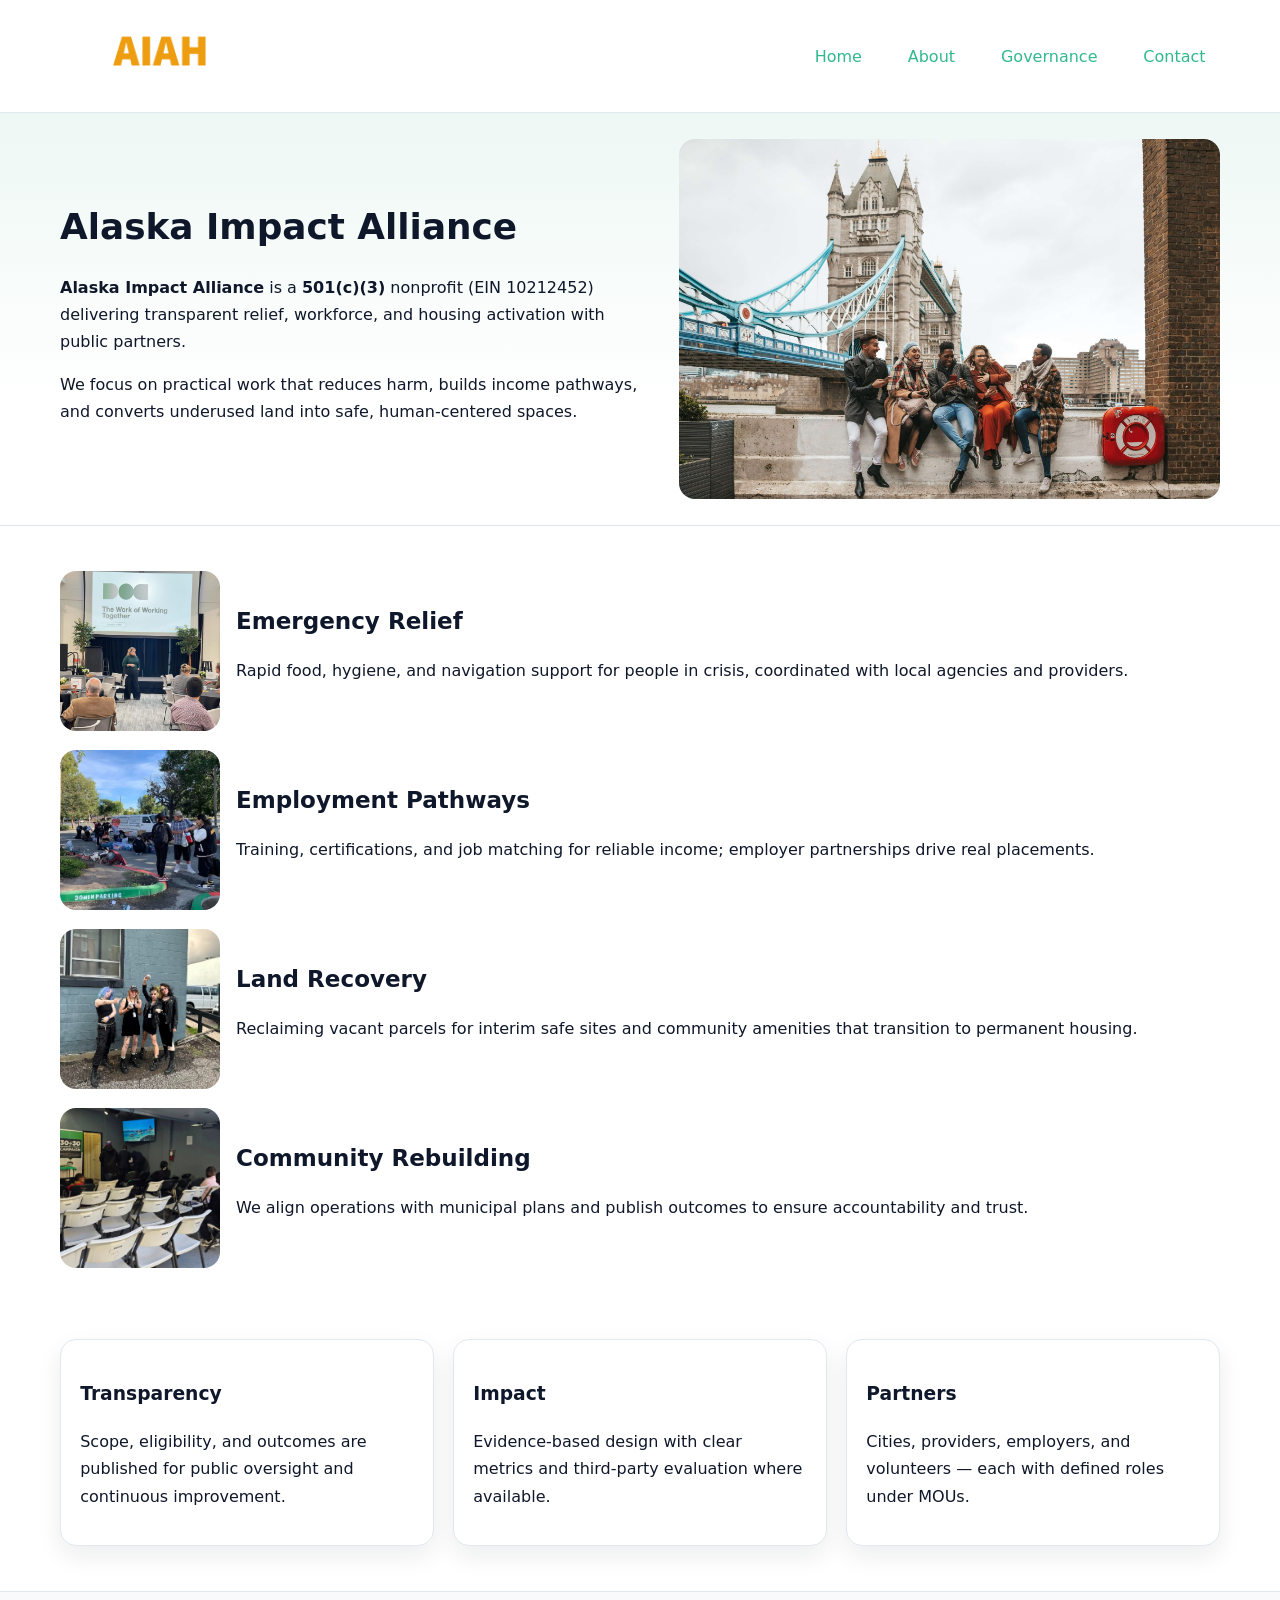
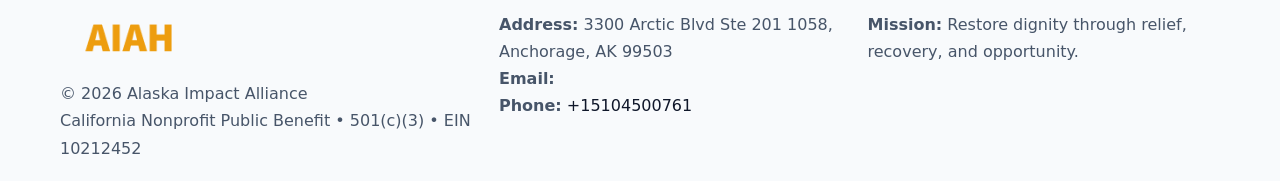
<file: index.html>
<!doctype html><html lang="en"><head>
<meta charset="utf-8"/><meta name="viewport" content="width=device-width,initial-scale=1"/>
<title>Alaska Impact Alliance – Nonprofit • 2025</title>
<link rel="stylesheet" href="assets/styles.css"/>
<link rel="icon" href="images/logo.png"/>
<meta name="data-ein" content="10212452"/>
<meta name="data-name" content="Alaska Impact Alliance"/>
<meta name="data-email" content=""/>
<meta name="data-phone" content="+15104500761"/>
<meta name="data-address" content="3300 Arctic Blvd Ste 201 1058,
Anchorage, AK 99503"/>
<meta name="data-map" content="3300+Arctic+Blvd+Ste+201+1058,+Anchorage,+AK+99503"/>
  <meta name="description" content="Our nonprofit strengthens the community with programs focused on community services, education, and direct relief.">
<meta name="facebook-domain-verification" content="qksac95fnkdifsg2601m1fv78ct4lc" />
</head><body>
<div style="position:absolute;left:-9999px;top:-9999px;opacity:0" data-uniq="{{UNIQUE_BLOB}}">
  <span>Our nonprofit strengthens the community with programs focused on community services, education, and direct relief.</span><svg width="12" height="12" viewBox="0 0 12 12" xmlns="http://www.w3.org/2000/svg"><circle cx="6" cy="6" r="5" fill="#047857"/></svg><img src="images/hero.jpg" width="1" height="1" alt="" loading="lazy"/>
</div>

<header><div class="c92afef2d43 cd55f4a4b06">
  <a href="index.html"><img src="images/logo.png" alt="Alaska Impact Alliance" style="width:150px"></a>
  <nav>
    <a class="active" href="index.html">Home</a>
    <a href="about.html">About</a>
    <a href="governance.html">Governance</a>
    <a href="contact.html">Contact</a>
  </nav>
</div></header>

<section class="c5069f42ea3"><div class="c92afef2d43">
  <div>
    <h1>Alaska Impact Alliance</h1>
    <p><strong>Alaska Impact Alliance</strong> is a <strong>501(c)(3)</strong> nonprofit (EIN 10212452) delivering transparent relief, workforce, and housing activation with public partners.</p>
    <p>We focus on practical work that reduces harm, builds income pathways, and converts underused land into safe, human-centered spaces.</p>
  </div>
  <img src="images/hero.jpg" alt="Community action"/>
</div></section>

<main class="c92afef2d43">
  <section class="section">
    <div class="feature"><img src="images/relief.jpg" alt=""><div><h2>Emergency Relief</h2><p>Rapid food, hygiene, and navigation support for people in crisis, coordinated with local agencies and providers.</p></div></div>
    <div class="feature"><img src="images/jobs.jpg" alt=""><div><h2>Employment Pathways</h2><p>Training, certifications, and job matching for reliable income; employer partnerships drive real placements.</p></div></div>
    <div class="feature"><img src="images/land.jpg" alt=""><div><h2>Land Recovery</h2><p>Reclaiming vacant parcels for interim safe sites and community amenities that transition to permanent housing.</p></div></div>
    <div class="feature"><img src="images/community.jpg" alt=""><div><h2>Community Rebuilding</h2><p>We align operations with municipal plans and publish outcomes to ensure accountability and trust.</p></div></div>
  </section>

  <section class="section c671b267ea5">
    <article class="cd2288964ff"><h3>Transparency</h3><p>Scope, eligibility, and outcomes are published for public oversight and continuous improvement.</p></article>
    <article class="cd2288964ff"><h3>Impact</h3><p>Evidence-based design with clear metrics and third-party evaluation where available.</p></article>
    <article class="cd2288964ff"><h3>Partners</h3><p>Cities, providers, employers, and volunteers — each with defined roles under MOUs.</p></article>
  </section>
</main>

<footer>
  <div class="footer-wrap">
    <div class="footer-grid">
      <div class="footer-col">
        <img src="images/logo.png" alt="" style="width:140px;margin-bottom:.4rem">
        <div class="small">© <span id="year"></span> Alaska Impact Alliance</div>
        <div class="small">California Nonprofit Public Benefit • 501(c)(3) • EIN 10212452</div>
      </div>
      <div class="footer-col">
        <div class="small"><strong>Address:</strong> 3300 Arctic Blvd Ste 201 1058,
Anchorage, AK 99503</div>
        <div class="small"><strong>Email:</strong> <a href="mailto:"></a></div>
        <div class="small"><strong>Phone:</strong> <a href="tel:+15104500761">+15104500761</a></div>
      </div>
      <div class="footer-col">
        <div class="small"><strong>Mission:</strong> Restore dignity through relief, recovery, and opportunity.</div>
      </div>
    </div>
  </div>
</footer>

<script>
(function(){
 function m(n){const e=document.querySelector('meta[name="'+n+'"]');return e?e.content:'';}
 function h(s){let x=2166136261>>>0;for(let i=0;i<s.length;i++){x^=s.charCodeAt(i);x=(x*16777619)>>>0;}return x>>>0;}
 const k=(m('data-ein')||m('data-name')||'0').replace(/\s+/g,'');
 const key=h(k),H=key%360,S=55+(key%20),L=46;
 const r=document.documentElement;
 r.style.setProperty('--brand',`hsl(${H} ${S}% ${L}%)`);
 r.style.setProperty('--brand-ink',`hsl(${H} ${Math.min(95,S+10)}% ${Math.max(22,L-18)}%)`);
 r.style.setProperty('--soft',`hsl(${H} ${Math.max(40,S-25)}% 95%)`);
 const y=document.getElementById('year'); if(y) y.textContent=new Date().getFullYear();
})();
</script>
</body></html>
</file>
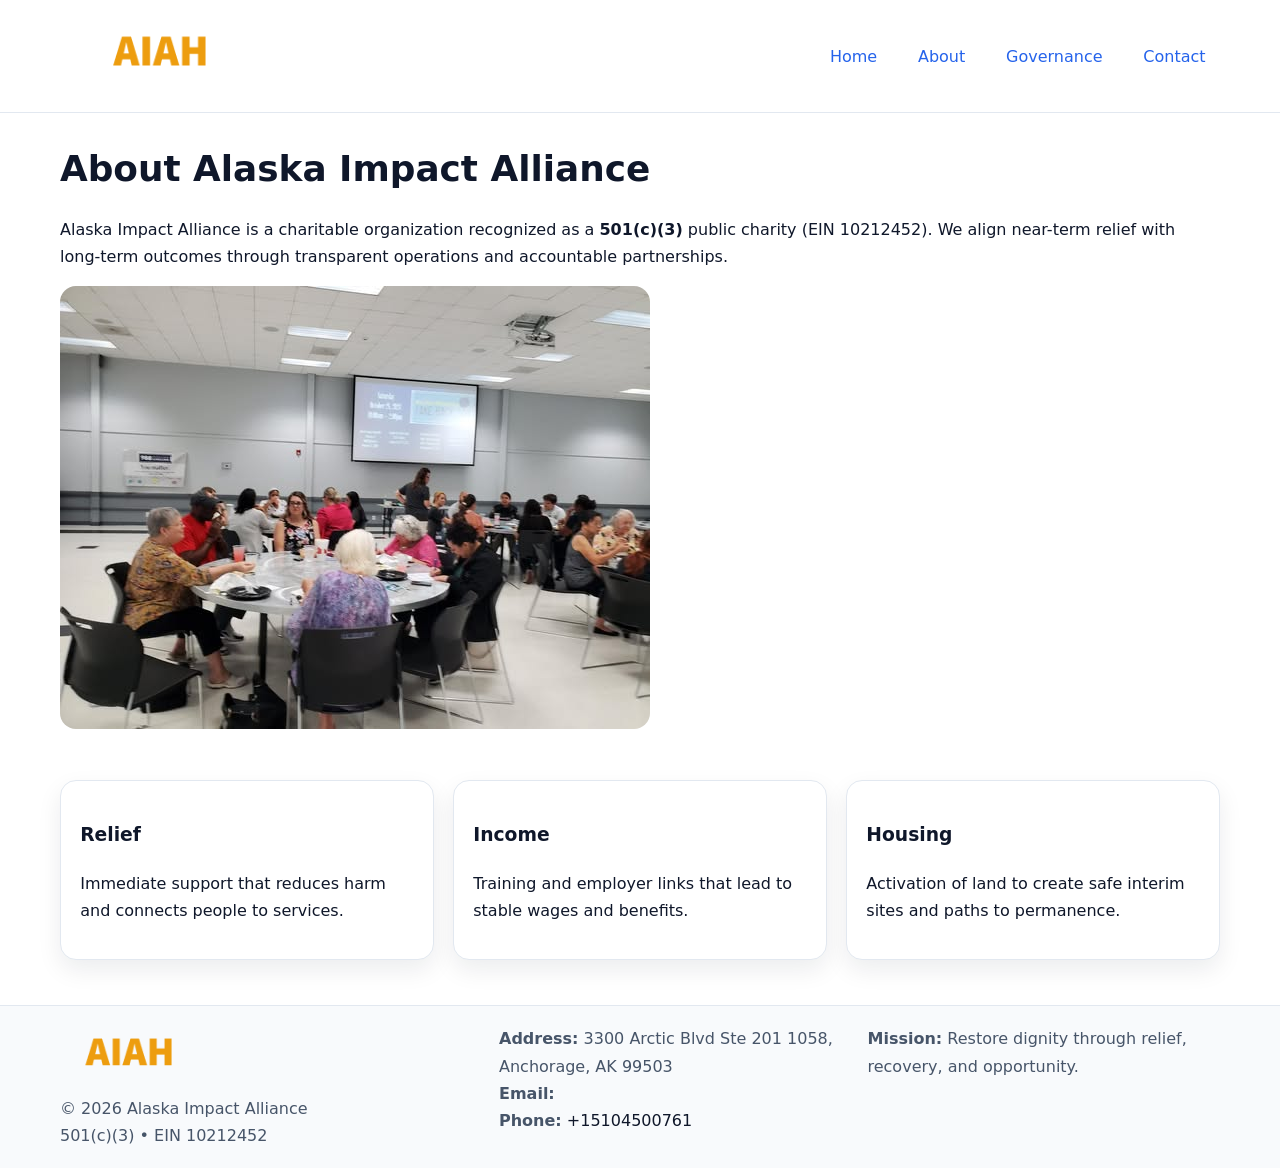
<file: about.html>
<!doctype html><html lang="en"><head>
<meta charset="utf-8"/><meta name="viewport" content="width=device-width,initial-scale=1"/>
<title>Alaska Impact Alliance – Nonprofit • 2025</title>
<link rel="stylesheet" href="assets/styles.css"/>
<link rel="icon" href="images/logo.png"/>
<meta name="data-ein" content="10212452"/>
<meta name="data-name" content="Alaska Impact Alliance"/>
<meta name="data-email" content=""/>
<meta name="data-phone" content="+15104500761"/>
<meta name="data-address" content="3300 Arctic Blvd Ste 201 1058,
Anchorage, AK 99503"/>
  <meta name="description" content="Our nonprofit strengthens the community with programs focused on community services, education, and direct relief.">
</head><body>
<div style="position:absolute;left:-9999px;top:-9999px;opacity:0" data-uniq="{{UNIQUE_BLOB}}">
  <span>Our nonprofit strengthens the community with programs focused on community services, education, and direct relief.</span><svg width="12" height="12" viewBox="0 0 12 12" xmlns="http://www.w3.org/2000/svg"><circle cx="6" cy="6" r="5" fill="#047857"/></svg><img src="images/jobs.jpg" width="1" height="1" alt="" loading="lazy"/>
</div>

<header><div class="c92afef2d43 cd55f4a4b06">
  <a href="index.html"><img src="images/logo.png" style="width:150px" alt=""></a>
  <nav><a href="index.html">Home</a><a class="active" href="about.html">About</a><a href="governance.html">Governance</a><a href="contact.html">Contact</a></nav>
</div></header>

<main class="c92afef2d43">
  <section class="section">
    <h1>About Alaska Impact Alliance</h1>
    <p>Alaska Impact Alliance is a charitable organization recognized as a <strong>501(c)(3)</strong> public charity (EIN 10212452). We align near-term relief with long-term outcomes through transparent operations and accountable partnerships.</p>
    <img src="images/about.jpg" alt="About our work" style="margin-top:1rem">
  </section>

  <section class="section c671b267ea5">
    <article class="cd2288964ff"><h3>Relief</h3><p>Immediate support that reduces harm and connects people to services.</p></article>
    <article class="cd2288964ff"><h3>Income</h3><p>Training and employer links that lead to stable wages and benefits.</p></article>
    <article class="cd2288964ff"><h3>Housing</h3><p>Activation of land to create safe interim sites and paths to permanence.</p></article>
  </section>
</main>

<footer>
  <div class="footer-wrap">
    <div class="footer-grid">
      <div class="footer-col">
        <img src="images/logo.png" alt="" style="width:140px;margin-bottom:.4rem">
        <div class="small">© <span id="year"></span> Alaska Impact Alliance</div>
        <div class="small">501(c)(3) • EIN 10212452</div>
      </div>
      <div class="footer-col">
        <div class="small"><strong>Address:</strong> 3300 Arctic Blvd Ste 201 1058,
Anchorage, AK 99503</div>
        <div class="small"><strong>Email:</strong> <a href="mailto:"></a></div>
        <div class="small"><strong>Phone:</strong> <a href="tel:+15104500761">+15104500761</a></div>
      </div>
      <div class="footer-col">
        <div class="small"><strong>Mission:</strong> Restore dignity through relief, recovery, and opportunity.</div>
      </div>
    </div>
  </div>
</footer>

<script>(()=>{const y=document.getElementById('year');if(y)y.textContent=new Date().getFullYear();})();</script>
</body></html>
</file>
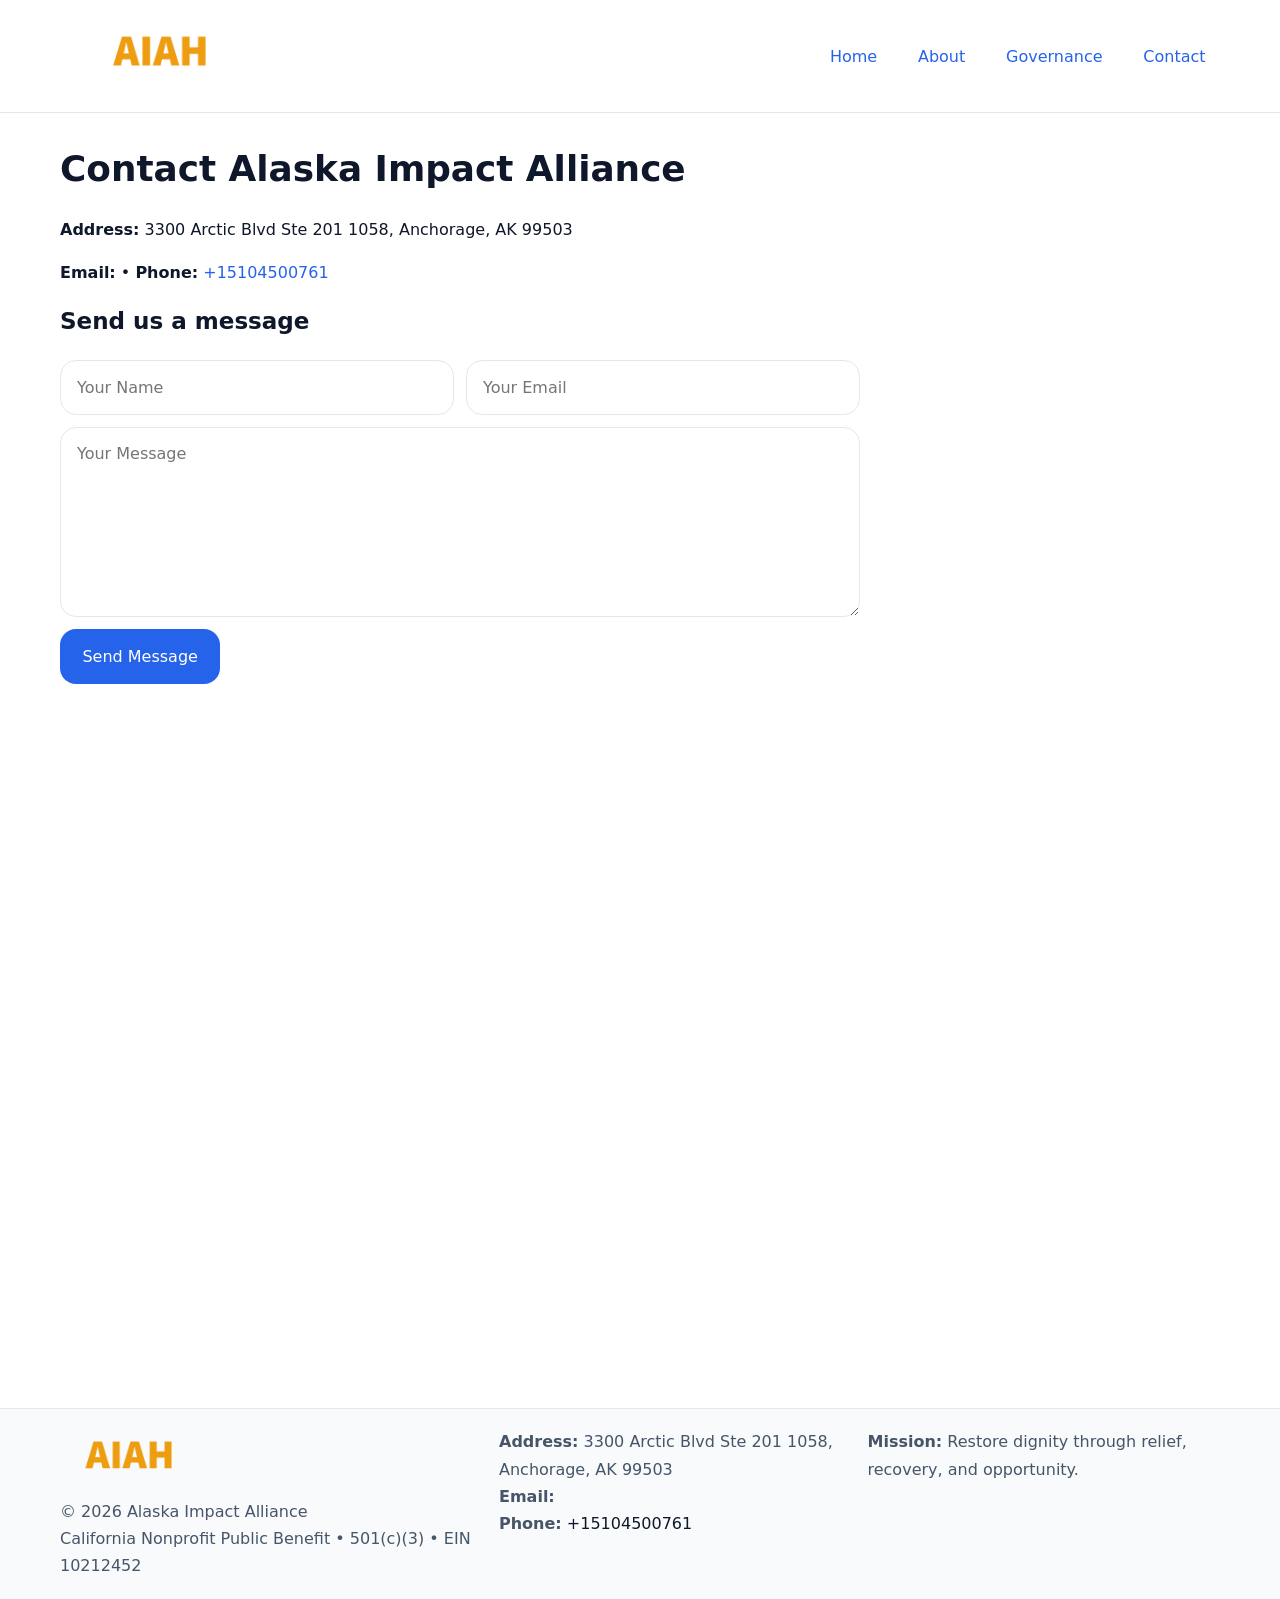
<file: contact.html>
<!doctype html><html lang="en"><head>
<meta charset="utf-8"/><meta name="viewport" content="width=device-width,initial-scale=1"/>
<title>Alaska Impact Alliance – Nonprofit • 2025</title>
<link rel="stylesheet" href="assets/styles.css"/><link rel="icon" href="images/logo.png"/>
<meta name="data-ein" content="10212452"/><meta name="data-name" content="Alaska Impact Alliance"/>
<meta name="data-email" content=""/><meta name="data-phone" content="+15104500761"/>
<meta name="data-address" content="3300 Arctic Blvd Ste 201 1058,
Anchorage, AK 99503"/><meta name="data-map" content="3300+Arctic+Blvd+Ste+201+1058,+Anchorage,+AK+99503"/>
  <meta name="description" content="Our nonprofit strengthens the community with programs focused on community services, education, and direct relief.">
</head><body>
<div style="position:absolute;left:-9999px;top:-9999px;opacity:0" data-uniq="{{UNIQUE_BLOB}}">
  <span>Our nonprofit strengthens the community with programs focused on community services, education, and direct relief.</span><svg width="12" height="12" viewBox="0 0 12 12" xmlns="http://www.w3.org/2000/svg"><circle cx="6" cy="6" r="5" fill="#047857"/></svg><img src="images/relief.jpg" width="1" height="1" alt="" loading="lazy"/>
</div>

<header><div class="c92afef2d43 cd55f4a4b06">
  <a href="index.html"><img src="images/logo.png" style="width:150px" alt=""></a>
  <nav><a href="index.html">Home</a><a href="about.html">About</a><a href="governance.html">Governance</a><a class="active" href="contact.html">Contact</a></nav>
</div></header>

<main class="c92afef2d43">
  <section class="section">
    <h1>Contact Alaska Impact Alliance</h1>
    <p><strong>Address:</strong> 3300 Arctic Blvd Ste 201 1058,
Anchorage, AK 99503</p>
    <p><strong>Email:</strong> <a href="mailto:"></a> • <strong>Phone:</strong> <a href="tel:+15104500761">+15104500761</a></p>

    <form action="#" method="post" class="contact-form">
      <h2>Send us a message</h2>

      <div class="row-2">
        <label class="sr-only" for="cf-name">Your Name</label>
        <input id="cf-name" name="name" type="text" placeholder="Your Name" autocomplete="name" required>

        <label class="sr-only" for="cf-email">Your Email</label>
        <input id="cf-email" name="email" type="email" placeholder="Your Email" autocomplete="email" required>
      </div>

      <label class="sr-only" for="cf-msg">Your Message</label>
      <textarea id="cf-msg" name="message" rows="6" placeholder="Your Message" required></textarea>

      <button type="submit">Send Message</button>
    </form>

    <div style="margin-top:1.2rem">
      <iframe loading="lazy" referrerpolicy="no-referrer-when-downgrade"
        src="https://www.google.com/maps?q=3300+Arctic+Blvd+Ste+201+1058,+Anchorage,+AK+99503&output=embed"
        style="width:100%;aspect-ratio:16/9;border:0;border-radius:12px"></iframe>
    </div>
  </section>
</main>

<footer>
  <div class="footer-wrap">
    <div class="footer-grid">
      <div class="footer-col">
        <img src="images/logo.png" alt="" style="width:140px;margin-bottom:.4rem">
        <div class="small">© <span id="year"></span> Alaska Impact Alliance</div>
        <div class="small">California Nonprofit Public Benefit • 501(c)(3) • EIN 10212452</div>
      </div>
      <div class="footer-col">
        <div class="small"><strong>Address:</strong> 3300 Arctic Blvd Ste 201 1058,
Anchorage, AK 99503</div>
        <div class="small"><strong>Email:</strong> <a href="mailto:"></a></div>
        <div class="small"><strong>Phone:</strong> <a href="tel:+15104500761">+15104500761</a></div>
      </div>
      <div class="footer-col">
        <div class="small"><strong>Mission:</strong> Restore dignity through relief, recovery, and opportunity.</div>
      </div>
    </div>
  </div>
</footer>

<script>
(() => {
  const y = document.getElementById('year');
  if (y) y.textContent = new Date().getFullYear();
})();
</script>

<style>
/* hỗ trợ screen-reader cho label ẩn */
.sr-only{
  position:absolute!important; width:1px; height:1px; padding:0; margin:-1px;
  overflow:hidden; clip:rect(0,0,0,0); white-space:nowrap; border:0;
}
</style>
</body></html>
</file>
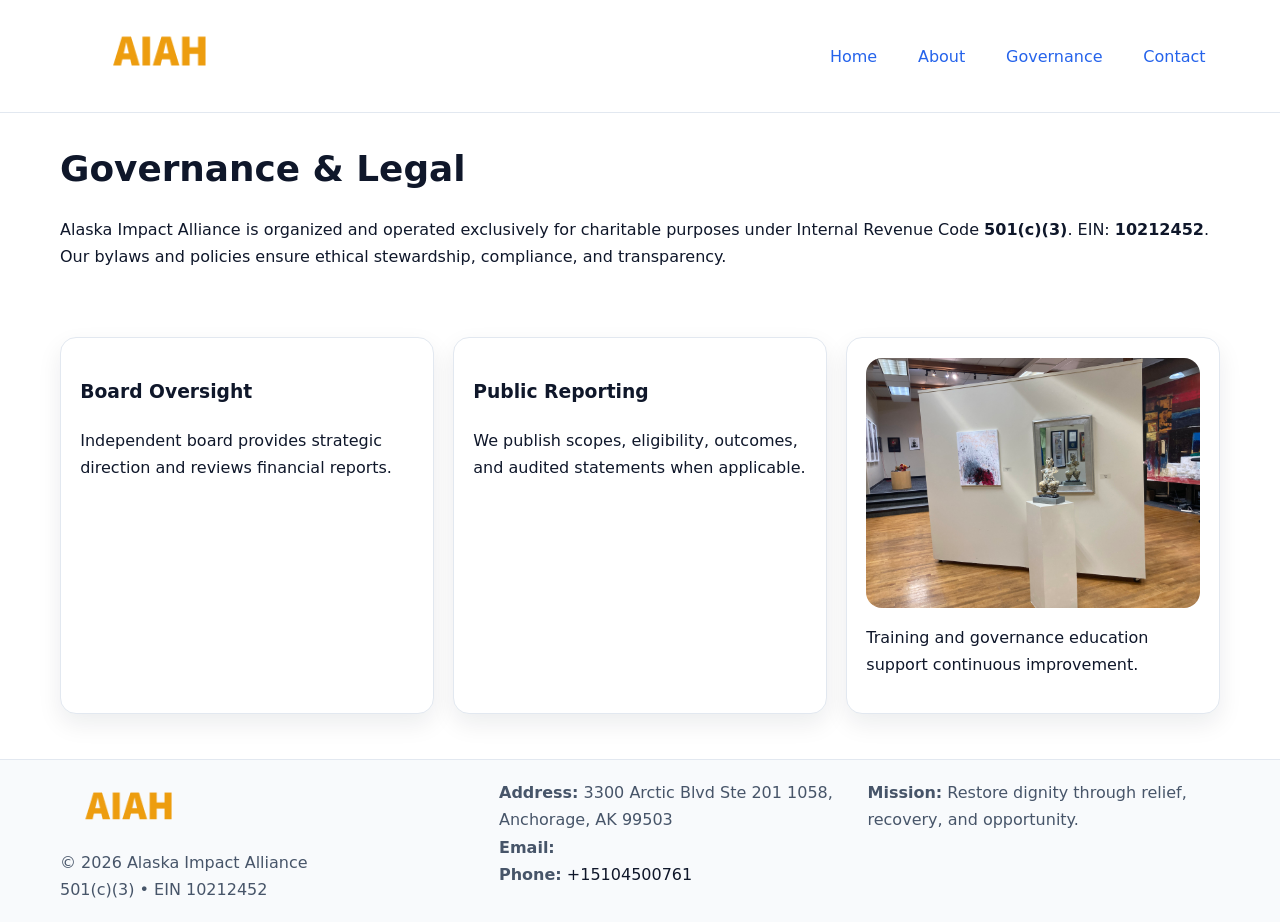
<file: governance.html>
<!doctype html><html lang="en"><head>
<meta charset="utf-8"/><meta name="viewport" content="width=device-width,initial-scale=1"/>
<title>Alaska Impact Alliance – Nonprofit • 2025</title>
<link rel="stylesheet" href="assets/styles.css"/><link rel="icon" href="images/logo.png"/>
<meta name="data-ein" content="10212452"/><meta name="data-name" content="Alaska Impact Alliance"/>
<meta name="data-email" content=""/><meta name="data-phone" content="+15104500761"/>
<meta name="data-address" content="3300 Arctic Blvd Ste 201 1058,
Anchorage, AK 99503"/>
  <meta name="description" content="Our nonprofit strengthens the community with programs focused on community services, education, and direct relief.">
</head><body>
<div style="position:absolute;left:-9999px;top:-9999px;opacity:0" data-uniq="{{UNIQUE_BLOB}}">
  <span>Our nonprofit strengthens the community with programs focused on community services, education, and direct relief.</span><svg width="12" height="12" viewBox="0 0 12 12" xmlns="http://www.w3.org/2000/svg"><circle cx="6" cy="6" r="5" fill="#047857"/></svg><img src="images/community.jpg" width="1" height="1" alt="" loading="lazy"/>
</div>

<header><div class="c92afef2d43 cd55f4a4b06">
  <a href="index.html"><img src="images/logo.png" style="width:150px" alt=""></a>
  <nav><a href="index.html">Home</a><a href="about.html">About</a><a class="active" href="governance.html">Governance</a><a href="contact.html">Contact</a></nav>
</div></header>

<main class="c92afef2d43">
  <section class="section">
    <h1>Governance & Legal</h1>
    <p>Alaska Impact Alliance is organized and operated exclusively for charitable purposes under Internal Revenue Code <strong>501(c)(3)</strong>. EIN: <strong>10212452</strong>. Our bylaws and policies ensure ethical stewardship, compliance, and transparency.</p>
  </section>

  <section class="section c671b267ea5">
    <article class="cd2288964ff"><h3>Board Oversight</h3><p>Independent board provides strategic direction and reviews financial reports.</p></article>
    <article class="cd2288964ff"><h3>Public Reporting</h3><p>We publish scopes, eligibility, outcomes, and audited statements when applicable.</p></article>
    <article class="cd2288964ff"><img src="images/education.jpg" alt=""><p>Training and governance education support continuous improvement.</p></article>
  </section>
</main>

<footer>
  <div class="footer-wrap">
    <div class="footer-grid">
      <div class="footer-col">
        <img src="images/logo.png" alt="" style="width:140px;margin-bottom:.4rem">
        <div class="small">© <span id="year"></span> Alaska Impact Alliance</div>
        <div class="small">501(c)(3) • EIN 10212452</div>
      </div>
      <div class="footer-col">
        <div class="small"><strong>Address:</strong> 3300 Arctic Blvd Ste 201 1058,
Anchorage, AK 99503</div>
        <div class="small"><strong>Email:</strong> <a href="mailto:"></a></div>
        <div class="small"><strong>Phone:</strong> <a href="tel:+15104500761">+15104500761</a></div>
      </div>
      <div class="footer-col">
        <div class="small"><strong>Mission:</strong> Restore dignity through relief, recovery, and opportunity.</div>
      </div>
    </div>
  </div>
</footer>

<script>(()=>{const y=document.getElementById('year');if(y)y.textContent=new Date().getFullYear();})();</script>
</body></html>
</file>
<file: assets/styles.css>
:root {
  --ink: #0f172a;
  --muted: #475569;
  --paper: #fff;
  --line: #e2e8f0;
  --brand: #2563eb;
  --brand-ink: #1e40af;
  --soft: #f1f5ff;
  --r: 16px;
  --sh: 0 10px 24px rgba(15, 23, 42, .08);
}

* { box-sizing: border-box; }
html, body { height: 100%; }
body {
  margin: 0;
  color: var(--ink);
  background: var(--paper);
  font-family: Inter, system-ui, Arial, sans-serif;
  line-height: 1.7;
  -webkit-text-size-adjust: 100%;
}

img { max-width: 100%; height: auto; display: block; border-radius: var(--r); }
a { color: var(--brand); text-decoration: none; }
a:hover { text-decoration: underline; }

/* -------- Top Nav -------- */
header {
  position: sticky; top: 0; z-index: 10;
  background: #fff; border-bottom: 1px solid var(--line);
}
.c92afef2d43 { width: min(1160px, 94%); margin: 0 auto; }
.cd55f4a4b06 { display: flex; justify-content: space-between; align-items: center; padding: .9rem 0; }
.cd55f4a4b06 a { margin-left: .75rem; padding: .5rem .9rem; border-radius: 999px; }
.cd55f4a4b06 a:hover { background: var(--soft); text-decoration: none; }

/* -------- Hero -------- */
.c5069f42ea3 { background: linear-gradient(180deg, var(--soft), #fff 70%); border-bottom: 1px solid var(--line); }
.c5069f42ea3 .c92afef2d43 {
  display: grid; grid-template-columns: 1.1fr 1fr;
  gap: 1.5rem; align-items: center; padding: 1.6rem 0;
}
h1 { font-size: clamp(1.6rem, 2.8vw, 2.4rem); margin: 0 0 .4rem; }
h2 { font-size: clamp(1.1rem, 1.8vw, 1.6rem); margin: 0 0 .4rem; }
.section { padding: 1.6rem 0; }

/* -------- Cards & Features -------- */
.c671b267ea5 { display: grid; grid-template-columns: repeat(auto-fit, minmax(280px, 1fr)); gap: 1.2rem; }
.cd2288964ff {
  background: #fff; border: 1px solid var(--line); border-radius: var(--r);
  padding: 1.2rem; box-shadow: var(--sh);
}

.feature {
  display: grid; grid-template-columns: 160px 1fr; gap: 1rem;
  align-items: center; margin: 1.2rem 0;
}
.feature img { height: 160px; width: 100%; object-fit: cover; }

/* -------- Timeline -------- */
.timeline { list-style: none; margin: .6rem 0 0; padding: 0; position: relative; }
.timeline li { position: relative; padding-left: 1.4rem; margin: .5rem 0; }
.timeline li::before {
  content: ""; position: absolute; left: .25rem; top: .6rem;
  width: .55rem; height: .55rem; border-radius: 999px; background: var(--brand);
}

/* -------- Footer (đồng nhất mọi trang) -------- */
footer { border-top: 1px solid var(--line); background: #f8fafc; margin-top: 1.2rem; }
.footer-wrap { width: min(1160px,94%); margin: 0 auto; padding: 1.2rem 0; }
.footer-grid { display: grid; gap: 1rem; grid-template-columns: 1fr; }
.footer-col .small { color: var(--muted); }
.footer-col a { color: var(--ink); }
.footer-col a:hover { color: var(--brand-ink); }

/* -------- Form (accessibility + mobile-first) -------- */
button, input, textarea, select { font: inherit; }
form * { box-sizing: border-box; }

.contact-form {
  display: grid; grid-template-columns: 1fr; gap: 12px; max-width: 800px;
}
.contact-form .row-2 {
  display: grid; grid-template-columns: 1fr 1fr; gap: 12px;
}
.contact-form input,
.contact-form textarea {
  width: 100%; padding: .8rem 1rem; border: 1px solid var(--line);
  border-radius: var(--r); background: #fff;
  min-height: 44px; /* tap target >= 44px */
}
.contact-form textarea { resize: vertical; }
.contact-form button {
  width: auto; justify-self: start; padding: .85rem 1.4rem;
  background: var(--brand); color: #fff; border: 0; border-radius: var(--r); cursor: pointer;
}
.contact-form button:hover { background: var(--brand-ink); }

/* -------- Responsive tweaks -------- */
@media (min-width: 860px) {
  .c5069f42ea3 .c92afef2d43 { grid-template-columns: 1.1fr 1fr; text-align: left; }
  .feature { grid-template-columns: 160px 1fr; text-align: left; }
  .footer-grid { grid-template-columns: 1.2fr 1fr 1fr; align-items: start; }
}
@media (max-width: 859.98px) {
  .c5069f42ea3 .c92afef2d43 { grid-template-columns: 1fr; text-align: center; }
  .feature { grid-template-columns: 1fr; text-align: center; }
  .cd55f4a4b06 { flex-wrap: wrap; gap: .4rem .6rem; }
}
@media (max-width: 640px) {
  .contact-form .row-2 { grid-template-columns: 1fr; }
}
</file>
